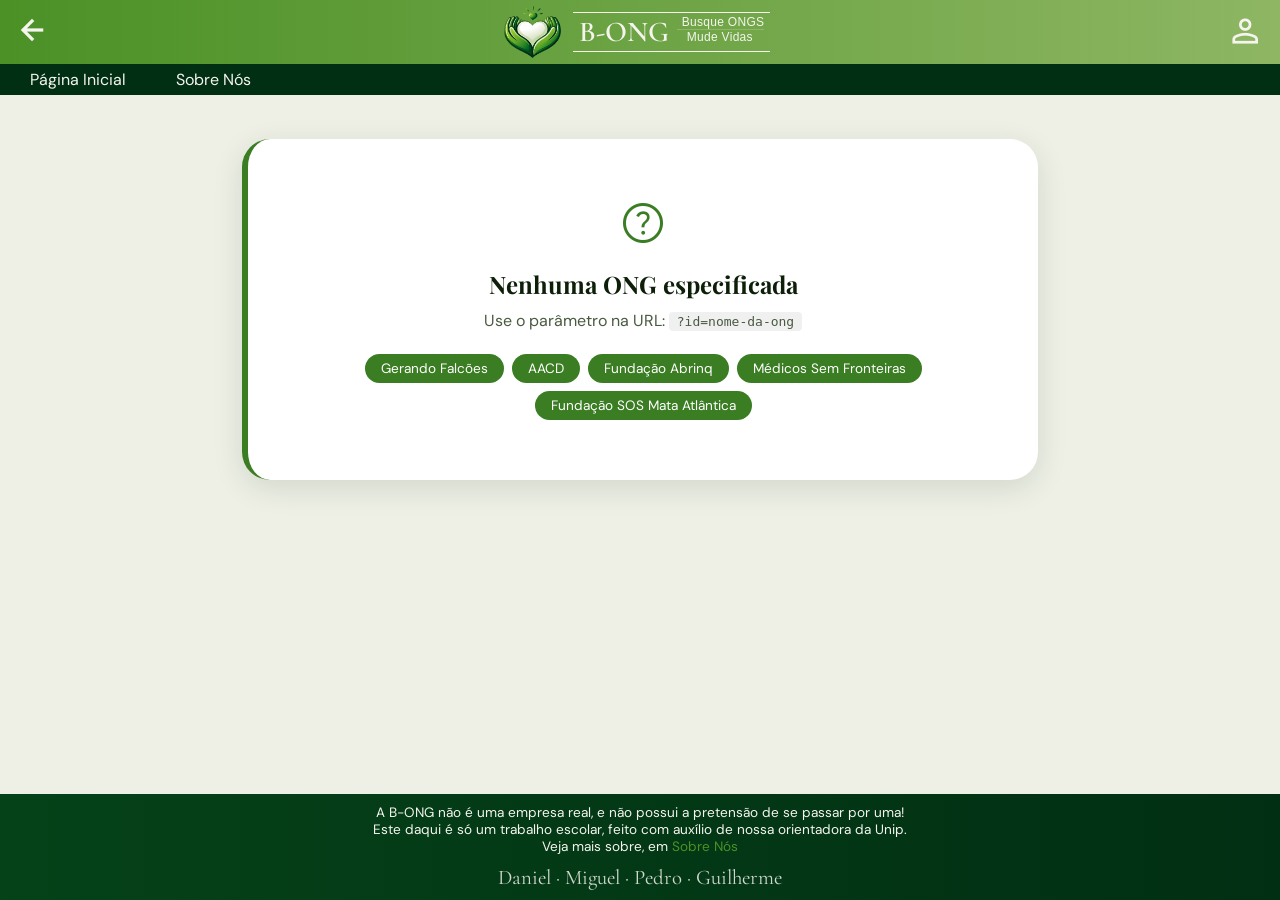
<file: page/article.html>
<!DOCTYPE html>
<html lang="pt-br">

<head>
    <meta charset="UTF-8">
    <meta name="viewport" content="width=device-width, initial-scale=1.0, user-scalable=yes">
    <title>B-ONG · Busque ONGs, Mude Vidas</title>
    <link
        href="https://fonts.googleapis.com/css2?family=Material+Symbols+Outlined:opsz,wght,FILL,GRAD@20,400,0,0&icon_names=arrow_back,chevron_right,close,content_copy,eco,favorite,filter_list,groups,help_outline,info,local_offer,location_on,open_in_new,person,pin_drop,public,search,search_off,share,verified,volunteer_activism"
        rel="stylesheet" />
    <link
        href="https://fonts.googleapis.com/css2?family=Playfair+Display:ital,wght@0,400..900;1,400..900&family=DM+Sans:ital,opsz,wght@0,9..40,300..700;1,9..40,300..700&family=Cormorant+Garamond:ital,wght@0,300..700;1,300..700&display=swap"
        rel="stylesheet">
    <link rel="stylesheet" href="styles/root-style.css">
    <link rel="stylesheet" href="styles/header-footer-style.css">
    <link rel="stylesheet" href="styles/main-article.css">
</head>


<body>

    <div class="overlay-blur"></div>

    <aside>
        <button class="aside-close" id="fechar-aside-btn">
            <span class="material-symbols-outlined">close</span>
        </button>
        <div class="aside-body">
            <div class="aside-section">
                <div class="aside-section-title">
                    <span class="material-symbols-outlined">info</span> Sobre esta página
                </div>
                <p>Você está visualizando o perfil de uma organização no B-ONG. Cada ONG possui um identificador único baseado no seu nome, acessível via URL.</p>
            </div>
            <div class="aside-section">
                <div class="aside-section-title">
                    <span class="material-symbols-outlined">volunteer_activism</span> Apoie
                </div>
                <p>Acesse o site oficial da organização e contribua diretamente. Cada doação transforma uma vida. 🌱</p>
            </div>
            <div class="aside-section">
                <div class="aside-section-title">
                    <span class="material-symbols-outlined">public</span> B-ONG
                </div>
                <p>Plataforma de centralização e busca de ONGs. Encontre causas, compare organizações e conecte-se com o
                    bem.</p>
            </div>
        </div>
    </aside>

    <header>
        <div class="return-space">
            <a href="#" onclick="window.history.back(); return false;" title="Voltar">
                <span class="material-symbols-outlined">arrow_back</span>
            </a>
        </div>
        <div class="title-header">
            <span class="logo">
                <img src="../res/logo_bong.png" alt="Logo B-ONG">
            </span>
            <div class="header-title-subtitle">
                <span class="title">B-ONG</span>
                <div class="subtitle">
                    <div class="upper-subtitle">Busque ONGS</div>
                    <div class="lower-subtitle">Mude Vidas</div>
                </div>
            </div>
        </div>
        <div class="info-header">
            <button id="open-aside-article" title="Informações">
                <span class="material-symbols-outlined">person</span>
            </button>
        </div>
    </header>

    <nav>
        <ul class="nav-primary">
            <li><a href="#">Página Inicial</a></li>
            <li><a href="#">Sobre Nós</a></li>
        </ul>
    </nav>

    <main>
        <div id="single-ong-container">
            <div class="loading-card" style="display: none;">
                <div class="loading-icon"></div>
                <p>Carregando organização…</p>
            </div>
        </div>
    </main>

    <footer>
        <div class="nota-final">
            A B-ONG não é uma empresa real, e não possui a pretensão de se passar por uma!<br>
            Este daqui é só um trabalho escolar, feito com auxílio de nossa orientadora da Unip.<br>
            Veja mais sobre, em <a href="#">Sobre Nós</a>
        </div>
        <div class="creditos">
            Daniel · Miguel · Pedro · Guilherme
        </div>
    </footer>


    <script src="scripts/aside-tab.js"></script>
    <script src="scripts/fill-article.js"></script>
</body>

</html>
</file>
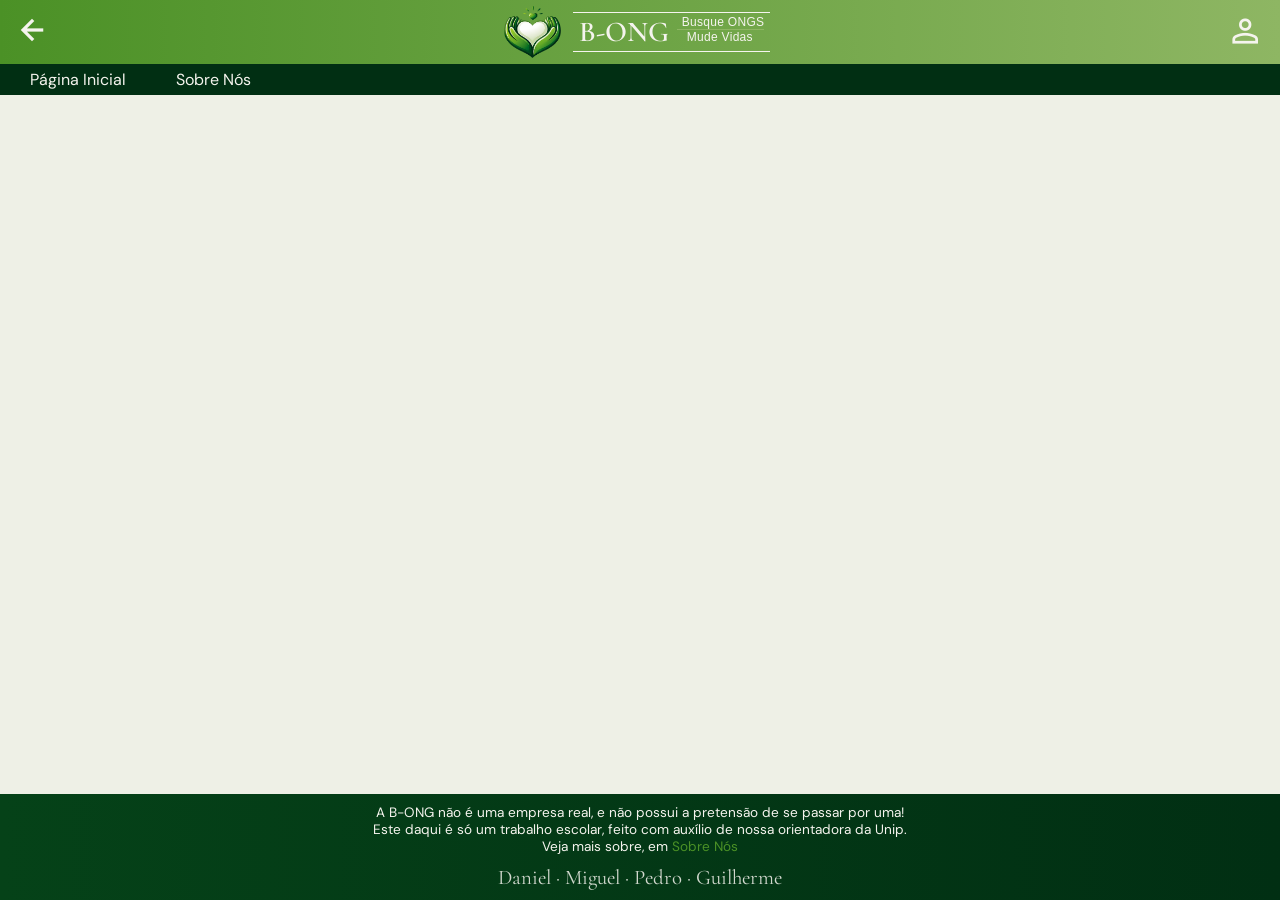
<file: page/header-footer.html>
<!DOCTYPE html>
<html lang="pt-br">
<head>
    <meta charset="UTF-8">
    <meta name="viewport" content="width=device-width, initial-scale=1.0, user-scalable=yes">
    <title>B-ONG · Busque ONGs, Mude Vidas</title>
    <link href="https://fonts.googleapis.com/css2?family=Material+Symbols+Outlined:opsz,wght,FILL,GRAD@20,400,0,0&icon_names=arrow_back,chevron_right,close,content_copy,eco,favorite,filter_list,groups,help_outline,info,local_offer,location_on,open_in_new,person,pin_drop,public,search,share,verified,volunteer_activism" rel="stylesheet" />
    <link href="https://fonts.googleapis.com/css2?family=Playfair+Display:ital,wght@0,400..900;1,400..900&family=DM+Sans:ital,opsz,wght@0,9..40,300..700;1,9..40,300..700&family=Cormorant+Garamond:ital,wght@0,300..700;1,300..700&display=swap" rel="stylesheet">
    <link rel="stylesheet" href="styles/root-style.css">
    <link rel="stylesheet" href="styles/header-footer-style.css">
</head>


<body>

<div class="overlay-blur"></div>

<aside>
    <button class="aside-close" id="fechar-aside-btn">
        <span class="material-symbols-outlined">close</span>
    </button>
    <div class="aside-body">
        <div class="aside-section">
            <div class="aside-section-title">
                <span class="material-symbols-outlined">info</span> Sobre esta página
            </div>
            <p>Você está visualizando o perfil de uma organização no B-ONG. Cada ONG possui um identificador único (slug) baseado no seu nome, acessível via URL.</p>
        </div>
        <div class="aside-section">
            <div class="aside-section-title">
                <span class="material-symbols-outlined">volunteer_activism</span> Apoie
            </div>
            <p>Acesse o site oficial da organização e contribua diretamente. Cada doação transforma uma vida. 🌱</p>
        </div>
        <div class="aside-section">
            <div class="aside-section-title">
                <span class="material-symbols-outlined">public</span> B-ONG
            </div>
            <p>Plataforma de centralização e busca de ONGs. Encontre causas, compare organizações e conecte-se com o bem.</p>
        </div>
    </div>
</aside>

<header>
    <div class="return-space">
        <a href="#" onclick="window.history.back(); return false;" title="Voltar">
            <span class="material-symbols-outlined">arrow_back</span>
        </a>
    </div>
    <div class="title-header">
        <span class="logo">
            <img src="../res/logo_bong.png" alt="Logo B-ONG">
        </span>
        <div class="header-title-subtitle">
            <span class="title">B-ONG</span>
            <div class="subtitle">
                <div class="upper-subtitle">Busque ONGS</div>
                <div class="lower-subtitle">Mude Vidas</div>
            </div>
        </div>
    </div>
    <div class="info-header">
        <button id="open-aside-article" title="Informações">
            <span class="material-symbols-outlined">person</span>
        </button>
    </div>
</header>

<nav>
    <ul class="nav-primary">
        <li><a href="#">Página Inicial</a></li>
        <li><a href="#">Sobre Nós</a></li>
    </ul>
</nav>

<footer>
    <div class="nota-final">
        A B-ONG não é uma empresa real, e não possui a pretensão de se passar por uma!<br>
        Este daqui é só um trabalho escolar, feito com auxílio de nossa orientadora da Unip.<br>
        Veja mais sobre, em <a href="#">Sobre Nós</a>
    </div>
    <div class="creditos">
        Daniel · Miguel · Pedro · Guilherme
    </div>
</footer>


<script src="scripts/aside-tab.js"></script>
</body>
</html>
</file>
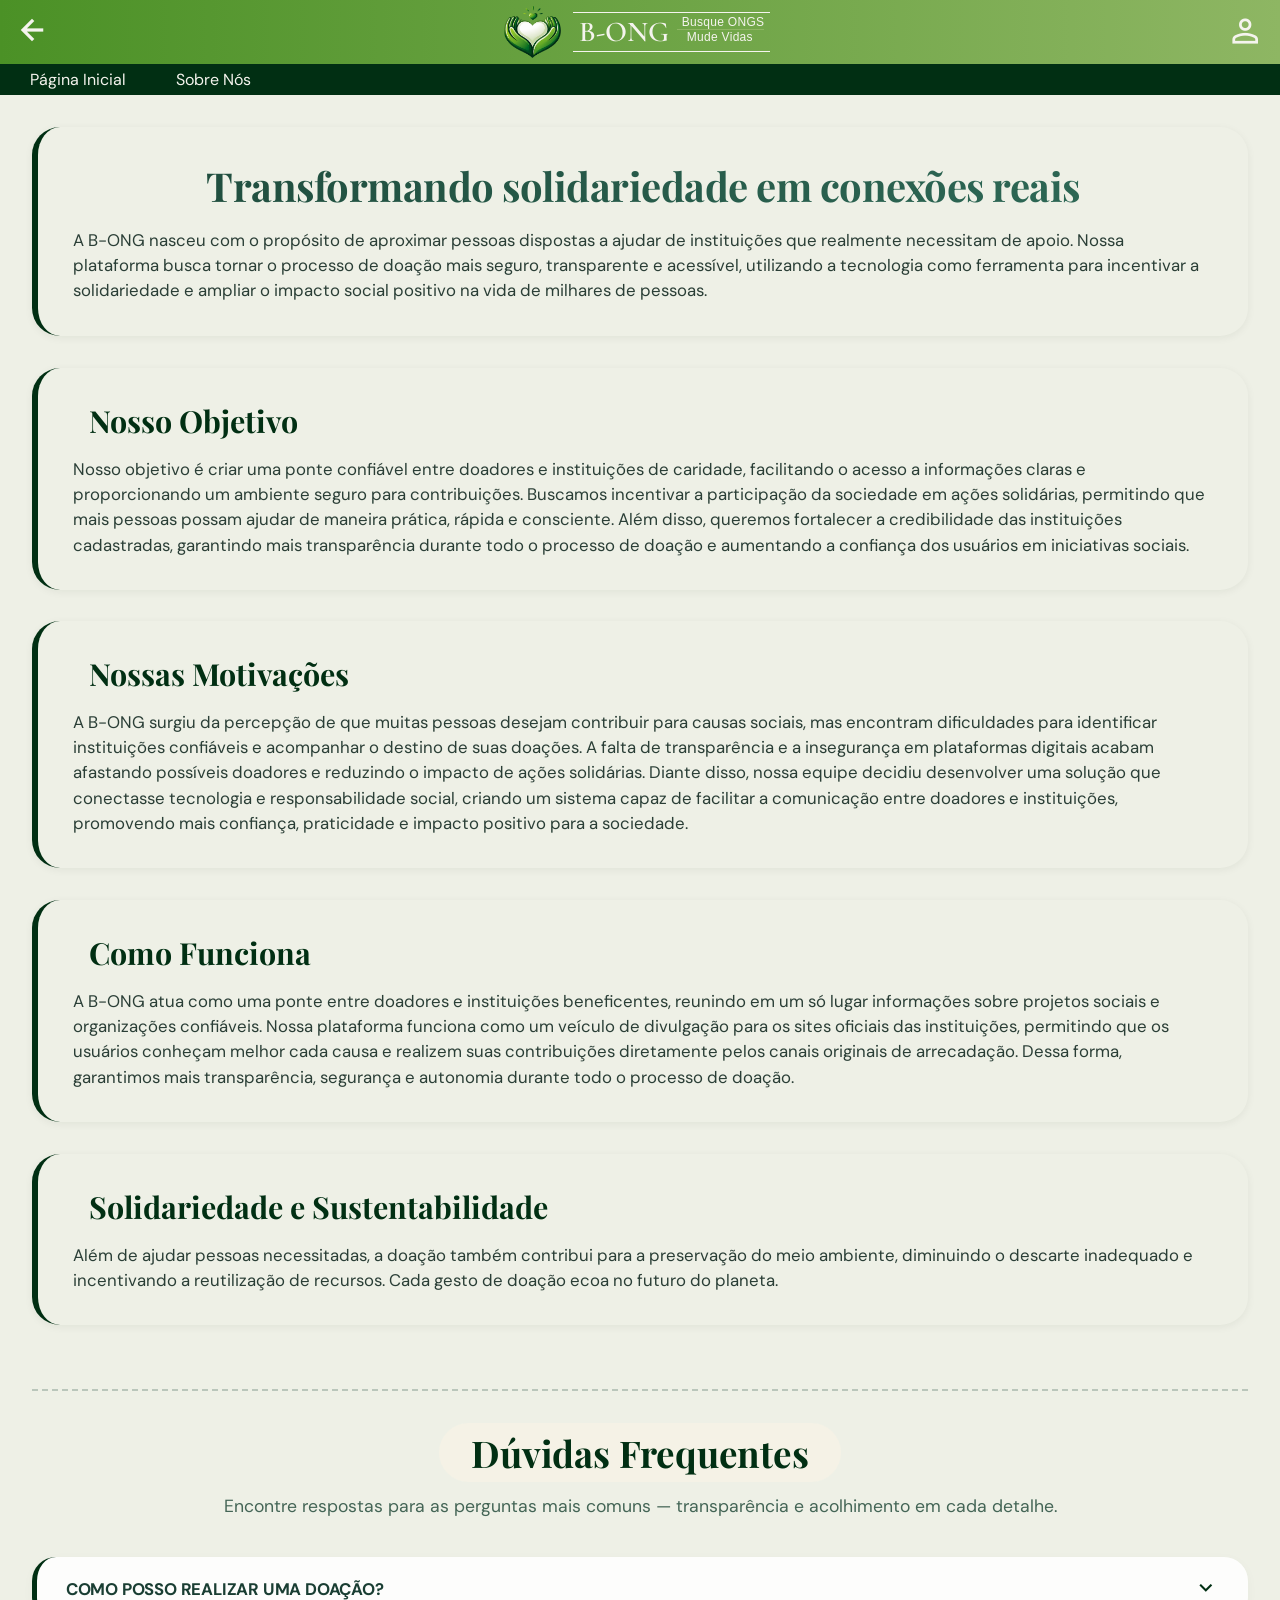
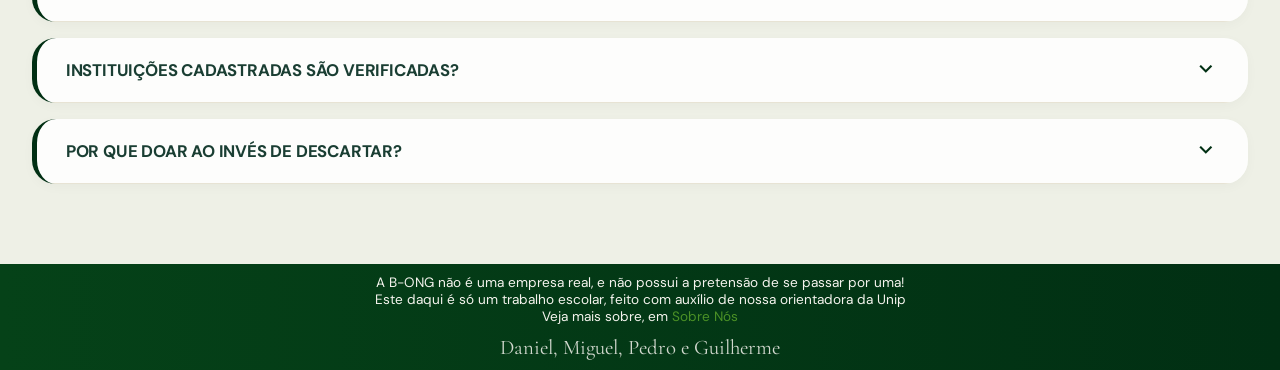
<file: pages/aboutus.html>
<!DOCTYPE html>
<html lang="pt-br">

<head>
    <meta charset="UTF-8">
    <meta name="viewport" content="width=device-width, initial-scale=1.0, viewport-fit=cover">
    <title>B-ONG · Sobre Nós & Dúvidas</title>
    
    <link
        href="https://fonts.googleapis.com/css2?family=Material+Symbols+Outlined:opsz,wght,FILL,GRAD@20,400,0,0&icon_names=arrow_back,arrow_forward,chevron_right,close,content_copy,eco,error,expand_more,favorite,filter_list,groups,help_outline,info,local_offer,location_on,open_in_new,person,pin_drop,public,search,search_off,share,tune,verified,volunteer_activism"
        rel="stylesheet" />
    <link
        href="https://fonts.googleapis.com/css2?family=Playfair+Display:ital,wght@0,400..900;1,400..900&family=DM+Sans:ital,opsz,wght@0,9..40,300..700;1,9..40,300..700&family=Cormorant+Garamond:ital,wght@0,300..700;1,300..700&display=swap"
        rel="stylesheet">
    <link rel="stylesheet" href="../styles/root-style.css">
    <link rel="stylesheet" href="../styles/header-footer-style.css">
    <link rel="stylesheet" href="../styles/aboutus.css">
</head>

<body>
    <div class="fundo">
        <div class="overlay-blur"></div>

        
        <aside>
            <button class="aside-close" id="fechar-aside-btn">
                <span class="material-symbols-outlined">close</span>
            </button>
            <div class="aside-body">
                <div class="aside-section">
                    <div class="aside-section-title">
                        <span class="material-symbols-outlined">info</span> Sobre esta página
                    </div>
                    <p>Você está visualizando o perfil de uma organização no B-ONG. Leia sobre nossa empresa e tire
                        dúvidas com as perguntas frequentes.</p>
                </div>
                <div class="aside-section">
                    <div class="aside-section-title">
                        <span class="material-symbols-outlined">volunteer_activism</span> Apoie
                    </div>
                    <p>Acesse o site oficial da organização e contribua diretamente. Cada doação transforma uma vida.
                    </p>
                </div>
                <div class="aside-section">
                    <div class="aside-section-title">
                        <span class="material-symbols-outlined">public</span> B-ONG
                    </div>
                    <p>Plataforma de centralização e busca de ONGs. Encontre causas, compare organizações e conecte-se
                        com o bem.</p>
                </div>
            </div>
        </aside>
        <div class="aside-backdrop" id="aside-backdrop"></div>

        <header>
            <div class="return-space">
                <a href="#"><span class="material-symbols-outlined">arrow_back</span></a>
            </div>
            <div class="title-header">
                <span class="logo">
                    <img src="../res/logo_bong.png" alt="B-ONG Logo"
                        onerror="this.src='https://placehold.co/50x50?text=🌱'">
                </span>
                <div class="header-title-subtitle">
                    <span class="title">B-ONG</span>
                    <div class="subtitle">
                        <div class="upper-subtitle">Busque ONGS</div>
                        <div class="lower-subtitle">Mude Vidas</div>
                    </div>
                </div>
            </div>
            <div class="info-header">
                <button id="open-aside-article">
                    <span class="material-symbols-outlined">person</span>
                </button>
            </div>
        </header>

        <nav>
            <ul class="nav-primary">
                <li><a href="../index.html">Página Inicial</a></li>
                <li><a href="#" style="border-bottom-color: var(--evergreen);">Sobre Nós</a></li>
            </ul>
        </nav>

        <main>
            
            <section class="sobrenos">
                <div class="conteiner-prin">
                    <h2 id="titulo-principal">Transformando solidariedade em conexões reais</h2>
                    <div class="conteiner-sn">
                        <h3>A B-ONG nasceu com o propósito de aproximar pessoas dispostas a ajudar de instituições que
                            realmente necessitam de apoio. Nossa plataforma busca tornar o processo de doação mais
                            seguro, transparente e acessível, utilizando a tecnologia como ferramenta para incentivar a
                            solidariedade e ampliar o impacto social positivo na vida de milhares de pessoas.</h3>
                    </div>
                </div>

                <div class="conteiner-prin">
                    <h2>Nosso Objetivo</h2>
                    <div class="conteiner-sn">
                        <h3>Nosso objetivo é criar uma ponte confiável entre doadores e instituições de caridade,
                            facilitando o acesso a informações claras e proporcionando um ambiente seguro para
                            contribuições. Buscamos incentivar a participação da sociedade em ações solidárias,
                            permitindo que mais pessoas possam ajudar de maneira prática, rápida e consciente. Além
                            disso, queremos fortalecer a credibilidade das instituições cadastradas, garantindo mais
                            transparência durante todo o processo de doação e aumentando a confiança dos usuários em
                            iniciativas sociais.</h3>
                    </div>
                </div>

                <div class="conteiner-prin">
                    <h2>Nossas Motivações</h2>
                    <div class="conteiner-sn">
                        <h3>A B-ONG surgiu da percepção de que muitas pessoas desejam contribuir para causas sociais,
                            mas encontram dificuldades para identificar instituições confiáveis e acompanhar o destino
                            de suas doações. A falta de transparência e a insegurança em plataformas digitais acabam
                            afastando possíveis doadores e reduzindo o impacto de ações solidárias. Diante disso, nossa
                            equipe decidiu desenvolver uma solução que conectasse tecnologia e responsabilidade social,
                            criando um sistema capaz de facilitar a comunicação entre doadores e instituições,
                            promovendo mais confiança, praticidade e impacto positivo para a sociedade.</h3>
                    </div>
                </div>

                <div class="conteiner-prin">
                    <h2>Como Funciona</h2>
                    <div class="conteiner-sn">
                        <h3>A B-ONG atua como uma ponte entre doadores e instituições beneficentes, reunindo em um só
                            lugar informações sobre projetos sociais e organizações confiáveis. Nossa plataforma
                            funciona como um veículo de divulgação para os sites oficiais das instituições, permitindo
                            que os usuários conheçam melhor cada causa e realizem suas contribuições diretamente pelos
                            canais originais de arrecadação. Dessa forma, garantimos mais transparência, segurança e
                            autonomia durante todo o processo de doação.</h3>
                    </div>
                </div>

                <div class="conteiner-prin">
                    <h2>Solidariedade e Sustentabilidade</h2>
                    <div class="conteiner-sn">
                        <h3>Além de ajudar pessoas necessitadas, a doação também contribui para a preservação do meio
                            ambiente, diminuindo o descarte inadequado e incentivando a reutilização de recursos. Cada
                            gesto de doação ecoa no futuro do planeta.</h3>
                    </div>
                </div>
            </section>

            
            <div class="faq-highlight">
                <div class="faq-header">
                    <h2>Dúvidas Frequentes</h2>
                    <p>Encontre respostas para as perguntas mais comuns — transparência e acolhimento em cada detalhe.
                    </p>
                </div>
                <div class="sessao-duvidas">
                    
                    <div class="conteiner-duv-res">
                        <div class="duvida">
                            <strong>COMO POSSO REALIZAR UMA DOAÇÃO?</strong>
                            <span class="material-symbols-outlined">expand_more</span>
                        </div>
                        <div class="resposta">
                            <p>Ao escolher uma instituição em nossa plataforma, você será direcionado ao site oficial da
                                organização, onde poderá conhecer melhor seus projetos e realizar a doação diretamente
                                pelos canais originais disponibilizados pela própria instituição.</p>
                        </div>
                    </div>
                    
                    <div class="conteiner-duv-res">
                        <div class="duvida">
                            <strong>INSTITUIÇÕES CADASTRADAS SÃO VERIFICADAS?</strong>
                            <span class="material-symbols-outlined">expand_more</span>
                        </div>
                        <div class="resposta">
                            <p>Sim. Todas as instituições passam por um processo de análise e verificação realizado pela
                                equipe da B-ONG, buscando garantir mais segurança, transparência e confiabilidade para
                                os usuários.</p>
                        </div>
                    </div>
                    
                    <div class="conteiner-duv-res">
                        <div class="duvida">
                            <strong>POR QUE DOAR AO INVÉS DE DESCARTAR?</strong>
                            <span class="material-symbols-outlined">expand_more</span>
                        </div>
                        <div class="resposta">
                            <p>Muitos itens descartados ainda podem ser úteis para outras pessoas. A doação ajuda a
                                reduzir desperdícios, promove a solidariedade e pode transformar a vida de indivíduos e
                                famílias que enfrentam dificuldades.</p>
                        </div>
                    </div>
                </div>
            </div>
        </main>

        <footer>
            <div class="nota-final">
                A B-ONG não é uma empresa real, e não possui a pretensão de se passar por uma!<br>
                Este daqui é só um trabalho escolar, feito com auxílio de nossa orientadora da Unip <br>
                Veja mais sobre, em <a href="#">Sobre Nós</a> <br>
            </div>
            <div class="creditos">
                Daniel, Miguel, Pedro e Guilherme
            </div>
        </footer>
    </div>

    <script src="../scripts/aside-tab.js"></script>
    <script src="../scripts/perguntas.js"></script>

</body>

</html>
</file>
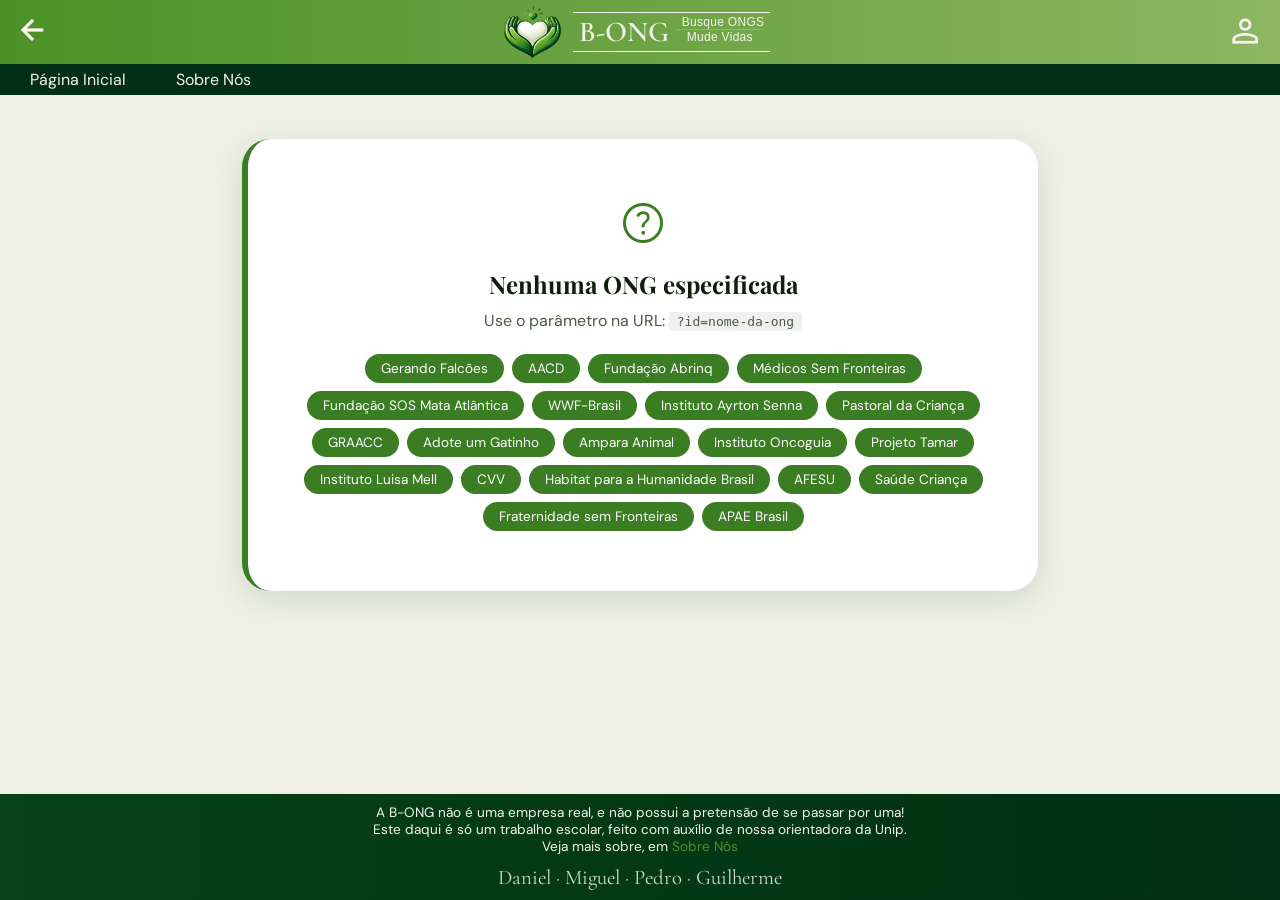
<file: pages/article.html>
<!DOCTYPE html>
<html lang="pt-br">

<head>
    <meta charset="UTF-8">
    <meta name="viewport" content="width=device-width, initial-scale=1.0, user-scalable=yes">
    <title>B-ONG · Busque ONGs, Mude Vidas</title>
    <link
        href="https://fonts.googleapis.com/css2?family=Material+Symbols+Outlined:opsz,wght,FILL,GRAD@20,400,0,0&icon_names=arrow_back,arrow_forward,chevron_right,close,content_copy,eco,error,favorite,filter_list,groups,help_outline,info,local_offer,location_on,open_in_new,person,pin_drop,public,search,search_off,share,tune,verified,volunteer_activism"
        rel="stylesheet" />
    <link
        href="https://fonts.googleapis.com/css2?family=Playfair+Display:ital,wght@0,400..900;1,400..900&family=DM+Sans:ital,opsz,wght@0,9..40,300..700;1,9..40,300..700&family=Cormorant+Garamond:ital,wght@0,300..700;1,300..700&display=swap"
        rel="stylesheet">
    <link rel="stylesheet" href="../styles/root-style.css">
    <link rel="stylesheet" href="../styles/header-footer-style.css">
    <link rel="stylesheet" href="../styles/main-article.css">
</head>

<body>

    <div class="overlay-blur"></div>

    <aside>
        <button class="aside-close" id="fechar-aside-btn">
            <span class="material-symbols-outlined">close</span>
        </button>
        <div class="aside-body">
            <div class="aside-section">
                <div class="aside-section-title">
                    <span class="material-symbols-outlined">info</span> Sobre esta página
                </div>
                <p>Você está visualizando o perfil de uma organização no B-ONG. Cada ONG possui um identificador único baseado no seu nome, acessível via URL.</p>
            </div>
            <div class="aside-section">
                <div class="aside-section-title">
                    <span class="material-symbols-outlined">volunteer_activism</span> Apoie
                </div>
                <p>Acesse o site oficial da organização e contribua diretamente. Cada doação transforma uma vida.</p>
            </div>
            <div class="aside-section">
                <div class="aside-section-title">
                    <span class="material-symbols-outlined">public</span> B-ONG
                </div>
                <p>Plataforma de centralização e busca de ONGs. Encontre causas, compare organizações e conecte-se com o
                    bem.</p>
            </div>
        </div>
    </aside>

    <header>
        <div class="return-space">
            <a href="#" onclick="window.history.back(); return false;" title="Voltar">
                <span class="material-symbols-outlined">arrow_back</span>
            </a>
        </div>
        <div class="title-header">
            <span class="logo">
                <img src="../res/logo_bong.png" alt="Logo B-ONG">
            </span>
            <div class="header-title-subtitle">
                <span class="title">B-ONG</span>
                <div class="subtitle">
                    <div class="upper-subtitle">Busque ONGS</div>
                    <div class="lower-subtitle">Mude Vidas</div>
                </div>
            </div>
        </div>
        <div class="info-header">
            <button id="open-aside-article" title="Informações">
                <span class="material-symbols-outlined">person</span>
            </button>
        </div>
    </header>

    <nav>
        <ul class="nav-primary">
            <li><a href="../index.html">Página Inicial</a></li>
            <li><a href="aboutus.html">Sobre Nós</a></li>
        </ul>
    </nav>

    <main>
        <div id="single-ong-container">
            <div class="loading-card" style="display: none;">
                <div class="loading-icon"></div>
                <p>Carregando organização…</p>
            </div>
        </div>
    </main>

    <footer>
        <div class="nota-final">
            A B-ONG não é uma empresa real, e não possui a pretensão de se passar por uma!<br>
            Este daqui é só um trabalho escolar, feito com auxílio de nossa orientadora da Unip.<br>
            Veja mais sobre, em <a href="#">Sobre Nós</a>
        </div>
        <div class="creditos">
            Daniel · Miguel · Pedro · Guilherme
        </div>
    </footer>

    <script src="../scripts/aside-tab.js"></script>
    <script src="../scripts/fill-article.js"></script>
</body>

</html>
</file>
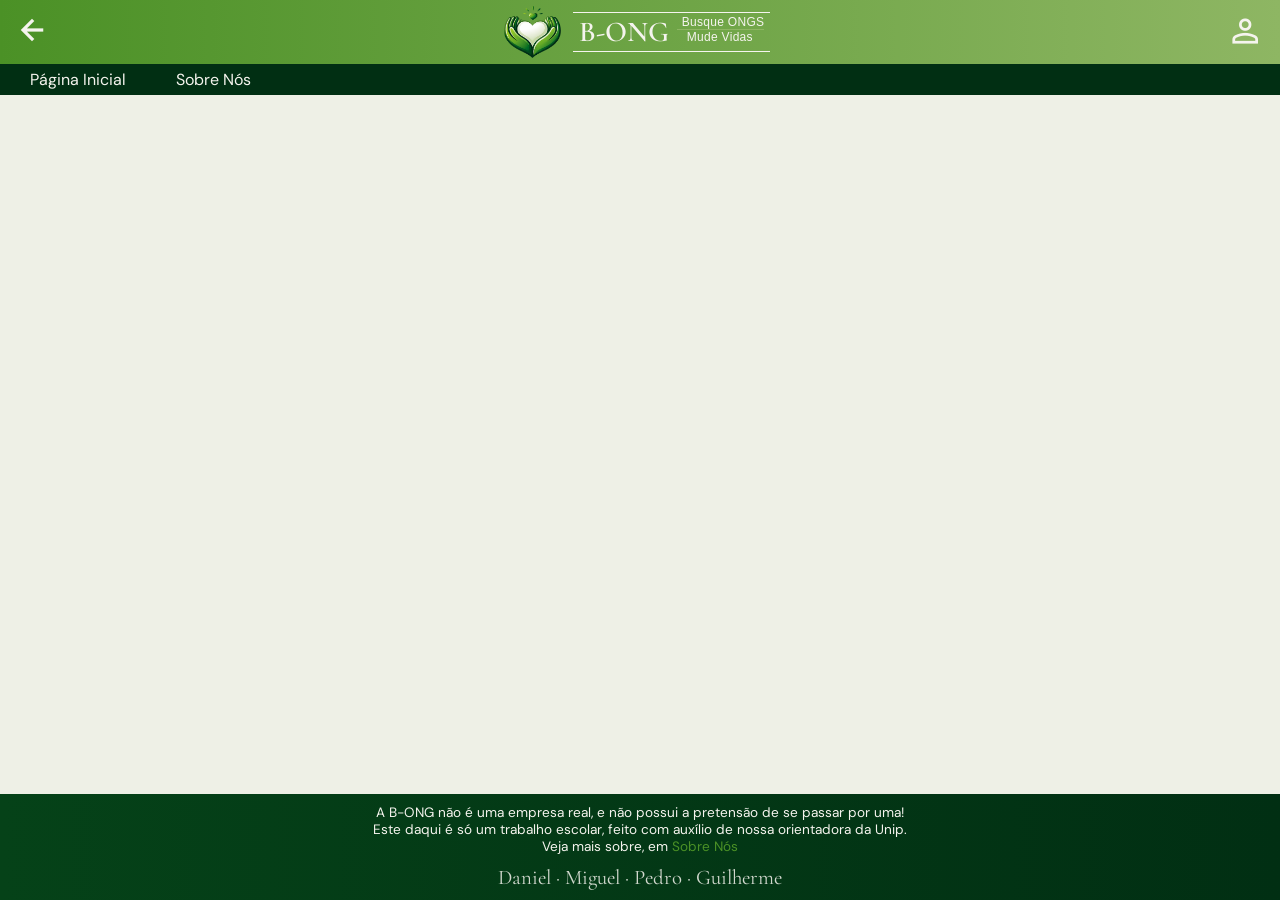
<file: pages/header-footer.html>
<!DOCTYPE html>
<html lang="pt-br">
<head>
    <meta charset="UTF-8">
    <meta name="viewport" content="width=device-width, initial-scale=1.0, user-scalable=yes">
    <title>B-ONG · Busque ONGs, Mude Vidas</title>
    <link href="https://fonts.googleapis.com/css2?family=Material+Symbols+Outlined:opsz,wght,FILL,GRAD@20,400,0,0&icon_names=arrow_back,chevron_right,close,content_copy,eco,favorite,filter_list,groups,help_outline,info,local_offer,location_on,open_in_new,person,pin_drop,public,search,share,verified,volunteer_activism" rel="stylesheet" />
    <link href="https://fonts.googleapis.com/css2?family=Playfair+Display:ital,wght@0,400..900;1,400..900&family=DM+Sans:ital,opsz,wght@0,9..40,300..700;1,9..40,300..700&family=Cormorant+Garamond:ital,wght@0,300..700;1,300..700&display=swap" rel="stylesheet">
    <link rel="stylesheet" href="../styles/root-style.css">
    <link rel="stylesheet" href="../styles/header-footer-style.css">
</head>

<body>

<div class="overlay-blur"></div>

<aside>
    <button class="aside-close" id="fechar-aside-btn">
        <span class="material-symbols-outlined">close</span>
    </button>
    <div class="aside-body">
        <div class="aside-section">
            <div class="aside-section-title">
                <span class="material-symbols-outlined">info</span> Sobre esta página
            </div>
            <p>Você está visualizando o perfil de uma organização no B-ONG. Cada ONG possui um identificador único (slug) baseado no seu nome, acessível via URL.</p>
        </div>
        <div class="aside-section">
            <div class="aside-section-title">
                <span class="material-symbols-outlined">volunteer_activism</span> Apoie
            </div>
            <p>Acesse o site oficial da organização e contribua diretamente. Cada doação transforma uma vida. 🌱</p>
        </div>
        <div class="aside-section">
            <div class="aside-section-title">
                <span class="material-symbols-outlined">public</span> B-ONG
            </div>
            <p>Plataforma de centralização e busca de ONGs. Encontre causas, compare organizações e conecte-se com o bem.</p>
        </div>
    </div>
</aside>

<header>
    <div class="return-space">
        <a href="#" onclick="window.history.back(); return false;" title="Voltar">
            <span class="material-symbols-outlined">arrow_back</span>
        </a>
    </div>
    <div class="title-header">
        <span class="logo">
            <img src="../res/logo_bong.png" alt="Logo B-ONG">
        </span>
        <div class="header-title-subtitle">
            <span class="title">B-ONG</span>
            <div class="subtitle">
                <div class="upper-subtitle">Busque ONGS</div>
                <div class="lower-subtitle">Mude Vidas</div>
            </div>
        </div>
    </div>
    <div class="info-header">
        <button id="open-aside-article" title="Informações">
            <span class="material-symbols-outlined">person</span>
        </button>
    </div>
</header>

<nav>
    <ul class="nav-primary">
        <li><a href="#">Página Inicial</a></li>
        <li><a href="#">Sobre Nós</a></li>
    </ul>
</nav>

<footer>
    <div class="nota-final">
        A B-ONG não é uma empresa real, e não possui a pretensão de se passar por uma!<br>
        Este daqui é só um trabalho escolar, feito com auxílio de nossa orientadora da Unip.<br>
        Veja mais sobre, em <a href="#">Sobre Nós</a>
    </div>
    <div class="creditos">
        Daniel · Miguel · Pedro · Guilherme
    </div>
</footer>

<script src="../scripts/aside-tab.js"></script>
</body>
</html>
</file>
<file: page/styles/root-style.css>
:root {
    --ivory: #F5F4EE;
    --forest: #3A7D22;
    --forest-light: #5FA63A;
    --sage: #8DB87A;
    --pale-green: #D6EBC8;
    --cream: #EEF0E6;
    --dark: #0D1F08;
    --deep-forest: #0A2A05;
    --accent: #B5E04A;
    --text-muted: #4A5A40;
    --white: #FFFFFF;

    --font-display: 'Playfair Display', serif;
    --font-body: 'DM Sans', sans-serif;
    --font-accent: 'Cormorant Garamond', serif;
    --serif-text: "Jost", sans-serif;
    --title-text: "Cormorant Garamond", serif;

    --forest-green: #4B9126ff;
    --strong-green: #dcffab;
    --muted-olive: #8EB663ff;
    --black-forest: #054218ff;
    --evergreen: #012F13ff;

    --radius-sm: 6px;
    --radius-md: 14px;
    --radius-lg: 28px;
    --radius-xl: 48px;

    --shadow-sm: 0 2px 8px rgba(10, 42, 5, .06);
    --shadow-md: 0 8px 30px rgba(10, 42, 5, .12);
}
</file>
<file: page/styles/header-footer-style.css>
* {
    margin: 0;
    padding: 0;
    box-sizing: border-box;
}

body {
    background: var(--cream);
    font-family: var(--font-body);
    color: var(--dark);
    min-height: 100vh;
    display: flex;
    flex-direction: column;
    -webkit-font-smoothing: antialiased;
}

.overlay-blur {
    position: fixed;
    inset: 0;
    z-index: 80;
    background: #000000ba;
    backdrop-filter: blur(5px);
    -webkit-backdrop-filter: blur(5px);
    opacity: 0;
    pointer-events: none;
    transition: opacity 0.3s ease;
}

.overlay-blur.active {
    opacity: 1;
    pointer-events: auto;
}

aside {
    justify-self: end;
    width: 300px;
    height: 100%;
    position: fixed;
    top: 0;
    right: 0;
    z-index: 99;
    background-color: var(--strong-green);
    padding: 15px;
    transform: translateX(100%);
    transition: transform 0.3s ease;
    overflow-y: auto;
}

aside.active {
    transform: translateX(0);
}

aside .aside-close {
    border: none;
    background: none;
    cursor: pointer;
    float: left;
}

aside .aside-close span {
    border-radius: 50%;
    color: var(--ivory);
    font-weight: 400;
    font-size: 2em;
    background-color: var(--evergreen);
    opacity: 0.85;
    transition: all .2s;
}

aside .aside-close span:hover {
    background-color: darkred;
}

.aside-body {
    margin-top: 52px;
}

.aside-section {
    margin-bottom: 32px;
}

.aside-section-title {
    font-family: var(--font-accent);
    font-size: 1.4rem;
    font-weight: 600;
    color: var(--evergreen);
    margin-bottom: 10px;
    display: flex;
    align-items: center;
    gap: 8px;
}

.aside-section-title span {
    font-size: 1.1rem;
}

.aside-section p {
    font-size: 0.9rem;
    line-height: 1.65;
    color: rgba(1, 47, 19, .8);
}

header {
    background-image: linear-gradient(to right, var(--forest-green), var(--muted-olive));
    color: var(--ivory);
    padding: 6px 16px;
    display: flex;
    justify-content: space-between;
    align-items: center;
    position: sticky;
    top: 0;
    z-index: 50;
}

.title-header {
    display: flex;
    align-items: center;
    color: var(--ivory);
    gap: 12px;
}

.header-title-subtitle {
    border-top: 1px solid var(--ivory);
    border-bottom: 1px solid var(--ivory);
    padding: 2px 6px;
    display: flex;
    flex-direction: row;
    gap: 6px;
    user-select: none;
}

.title {
    font-size: 1.8rem;
    font-family: var(--title-text);
    font-weight: 600;
    line-height: 1.2;
    padding-right: 2px;
}

.subtitle {
    font-size: 0.75rem;
    height: fit-content;
    font-family: var(--serif-text);
    font-weight: 200;
    letter-spacing: 0.3px;
}

.upper-subtitle {
    border-bottom: 1px solid var(--muted-olive);
    padding-left: 5px;
}

.lower-subtitle {
    padding: 0 5px;
    margin-left: 5px;
}

header .logo img {
    height: 52px;
    width: auto;
    display: block;
}

.return-space,
.info-header {
    display: flex;
    align-items: center;
}

.return-space a,
.return-space a:hover,
.return-space a:visited {
    color: var(--ivory);
    text-decoration: none;
}

.return-space span {
    font-size: 2rem;
    font-weight: 600;
    transition: all .2s;
}

.info-header button {
    border: none;
    background: none;
    cursor: pointer;
    user-select: none;
}

.info-header button span {
    font-size: 2.4rem;
    color: var(--ivory);
    transition: all .2s;
}

.return-space a span:hover,
.info-header button span:hover {
    color: var(--strong-green);
    text-shadow: 0 0 2px var(--ivory);
}

nav {
    padding: 5px 30px;
    background-color: var(--evergreen);
    margin-bottom: 20px;
    display: flex;
    flex-direction: column;
    overflow: hidden;
    transition: height .2s;
    position: relative;
    z-index: 40;
}

nav ul.nav-primary {
    display: flex;
    gap: 50px;
    list-style: none;
    font-size: 1em;
    padding: 0;
}

nav ul.nav-primary a,
nav ul.nav-primary a:visited {
    color: var(--ivory);
    text-decoration: none;
    transition: all .2s;
}

nav ul.nav-primary a:hover {
    color: var(--strong-green);
    text-shadow: 0 0 2px var(--ivory);
}

.nav-secondary {
    display: flex;
    color: var(--ivory);
    opacity: 0.85;
    margin-left: 20px;
    gap: 30px;
    padding-bottom: 10px;
    padding-top: 8px;
    border-top: 1px solid rgba(255, 255, 255, .06);
    width: 100%;
    flex-wrap: wrap;
}

.nav-secondary a,
.nav-secondary a:visited {
    color: var(--ivory);
    opacity: 0.85;
    text-decoration: none;
    font-size: 0.85rem;
    transition: all .2s;
    white-space: nowrap;
}

.nav-secondary a:hover {
    color: var(--strong-green);
    opacity: 1;
}

footer {
    display: flex;
    flex-direction: column;
    width: 100%;
    background: linear-gradient(to right, var(--black-forest), var(--evergreen));
    margin-top: auto;
    padding: 10px 20px;
    color: var(--ivory);
}

.nota-final {
    margin-bottom: 10px;
    text-align: center;
    font-size: 0.85rem;
}

.nota-final a,
.nota-final a:visited {
    color: var(--forest-green);
    text-decoration: none;
}

footer .nota-final a:hover {
    color: var(--muted-olive);
    text-decoration: underline;
}

.creditos {
    text-align: center;
    opacity: 0.85;
    font-size: 1.3rem;
    font-family: var(--title-text);
}

@media (max-width: 600px) {

    .return-space,
    header .logo {
        display: none;
    }

    nav:hover {
        height: 140px;
    }

    .title {
        font-size: 1.4rem;
    }

    .header-title-subtitle {
        gap: 4px;
        padding: 2px 4px;
    }

    .subtitle {
        font-size: 0.65rem;
    }
}
</file>
<file: page/styles/main-article.css>
main {
    flex: 1;
    padding: 24px 32px 60px;
    max-width: 860px;
    margin: 0 auto;
    width: 100%;
}

footer {
    margin-top: auto;
}


.ong-card {
    background: var(--white);
    border-radius: var(--radius-lg);
    overflow: hidden;
    box-shadow: var(--shadow-lg);
    border: 1px solid rgba(58, 125, 34, .12);
    animation: fadeUp .5s ease both;
}

@keyframes fadeUp {
    from {
        opacity: 0;
        transform: translateY(20px);
    }

    to {
        opacity: 1;
        transform: translateY(0);
    }
}


.banner {
    position: relative;
    height: 380px;
    overflow: hidden;
    background: var(--pale-green);
}

.banner img {
    width: 100%;
    height: 100%;
    object-fit: cover;
    display: block;
}

.banner-overlay {
    position: absolute;
    inset: 0;
    background: linear-gradient(to bottom, transparent 35%, rgba(10, 30, 5, .72) 100%);
}

.banner-badge {
    position: absolute;
    top: 20px;
    left: 24px;
    background: var(--accent);
    color: var(--deep-forest);
    font-size: 0.72rem;
    font-weight: 700;
    letter-spacing: .08em;
    text-transform: uppercase;
    padding: 5px 14px;
    border-radius: 40px;
}

.banner-meta {
    position: absolute;
    bottom: 24px;
    left: 32px;
    right: 32px;
    display: flex;
    align-items: flex-end;
    justify-content: space-between;
    gap: 16px;
}

.banner-title {
    font-family: var(--font-display);
    font-size: 2.6rem;
    font-weight: 800;
    color: var(--white);
    line-height: 1.1;
    text-shadow: 0 2px 20px rgba(0, 0, 0, .4);
    flex: 1;
}

.cta-btn {
    display: inline-flex;
    align-items: center;
    gap: 8px;
    background: var(--accent);
    color: var(--deep-forest);
    padding: 13px 24px;
    border-radius: 40px;
    text-decoration: none;
    font-weight: 700;
    font-size: 0.9rem;
    white-space: nowrap;
    transition: transform .2s, box-shadow .2s, background .2s;
    box-shadow: 0 4px 16px rgba(181, 224, 74, .4);
    flex-shrink: 0;
}

.cta-btn:hover {
    transform: translateY(-2px);
    box-shadow: 0 8px 24px rgba(181, 224, 74, .5);
    background: #c5f055;
}

.cta-btn span {
    font-size: 1rem;
}


.card-body {
    padding: 32px 36px 40px;
    display: grid;
    grid-template-columns: 1fr 240px;
    grid-template-areas:
        "desc    sidebar"
        "loc     sidebar"
        "cta     cta";
    gap: 0 28px;
}


.desc-block {
    grid-area: desc;
    position: relative;
    padding: 20px 22px;
    background: #f7faf2;
    border-left: 4px solid var(--forest);
    border-radius: 0 var(--radius-md) var(--radius-md) 0;
    margin-bottom: 28px;
    align-self: start;
}

.desc-block p {
    font-size: 1rem;
    line-height: 1.7;
    color: #2a3a22;
}


.section-label {
    display: flex;
    align-items: center;
    gap: 10px;
    font-family: var(--font-accent);
    font-size: 1.35rem;
    font-weight: 600;
    color: var(--dark);
    margin-bottom: 12px;
}

.section-label .material-symbols-outlined {
    font-size: 1.1rem;
    color: var(--forest);
    background: var(--pale-green);
    padding: 5px;
    border-radius: var(--radius-sm);
}


.info-sidebar {
    grid-area: sidebar;
    display: flex;
    flex-direction: column;
    gap: 14px;
    align-self: start;
}


.info-grid {
    display: contents;
}

.info-tile {
    background: var(--ivory);
    border: 1px solid rgba(58, 125, 34, .12);
    border-radius: var(--radius-md);
    padding: 16px 15px;
}

.tile-heading {
    display: flex;
    align-items: center;
    gap: 7px;
    font-family: var(--font-accent);
    font-size: 1rem;
    font-weight: 600;
    color: var(--dark);
    margin-bottom: 10px;
}

.tile-heading .material-symbols-outlined {
    font-size: 0.95rem;
    color: var(--forest-light);
}


.chips {
    display: flex;
    flex-wrap: wrap;
    gap: 8px;
}

.chip-qual {
    display: inline-flex;
    align-items: center;
    gap: 5px;
    background: #e6f4d9;
    border: 1px solid #b8dcaa;
    color: #2a6012;
    font-size: 0.78rem;
    font-weight: 600;
    padding: 5px 12px;
    border-radius: 40px;
}

.chip-qual .material-symbols-outlined {
    font-size: 0.9rem;
}

.chip-donation {
    background: var(--white);
    border: 1px solid rgba(58, 125, 34, .22);
    color: var(--text-muted);
    font-size: 0.8rem;
    font-weight: 500;
    padding: 5px 14px;
    border-radius: 40px;
}

.chip-tag {
    background: var(--cream);
    color: var(--text-muted);
    font-size: 0.77rem;
    padding: 4px 12px;
    border-radius: 40px;
    border: 1px solid transparent;
    transition: border-color .2s, color .2s;
    cursor: default;
}

.chip-tag:hover {
    border-color: var(--sage);
    color: var(--forest);
}

.divider {
    display: none;
}



.loc-block {
    grid-area: loc;
    align-self: start;
}

.location-row {
    display: flex;
    align-items: center;
    gap: 10px;
    background: var(--ivory);
    border: 1px solid rgba(58, 125, 34, .12);
    border-radius: var(--radius-md);
    padding: 12px 15px;
    margin-bottom: 14px;
    font-size: 0.88rem;
    color: var(--text-muted);
}

.location-row .material-symbols-outlined {
    font-size: 1.05rem;
    color: var(--forest);
    flex-shrink: 0;
}

.map-frame {
    border-radius: var(--radius-md);
    overflow: hidden;
    border: 1px solid rgba(58, 125, 34, .15);
    box-shadow: var(--shadow-sm);
}

.map-frame iframe {
    width: 100%;
    height: 240px;
    display: block;
    border: 0;
}


.bottom-cta {
    grid-area: cta;
    margin-top: 28px;
    display: flex;
    align-items: center;
    justify-content: space-between;
    gap: 20px;
    background: linear-gradient(135deg, var(--deep-forest) 0%, #0f3a0a 100%);
    border-radius: var(--radius-lg);
    padding: 22px 28px;
}

.bottom-cta-text h3 {
    font-family: var(--font-display);
    font-size: 1.4rem;
    color: var(--white);
    margin-bottom: 4px;
}

.bottom-cta-text p {
    font-size: 0.85rem;
    color: rgba(245, 244, 238, .6);
}

.cta-btn-lg {
    display: inline-flex;
    align-items: center;
    gap: 10px;
    background: var(--accent);
    color: var(--deep-forest);
    padding: 15px 30px;
    border-radius: 40px;
    text-decoration: none;
    font-weight: 700;
    font-size: 1rem;
    white-space: nowrap;
    transition: transform .2s, box-shadow .2s;
    box-shadow: 0 4px 20px rgba(181, 224, 74, .35);
    flex-shrink: 0;
}

.cta-btn-lg:hover {
    transform: translateY(-2px);
    box-shadow: 0 10px 30px rgba(181, 224, 74, .5);
}

.cta-btn-lg span {
    font-size: 1.1rem;
}


.error-card {
    background: var(--white);
    border-radius: var(--radius-lg);
    padding: 60px 40px;
    text-align: center;
    box-shadow: var(--shadow-md);
    border-left: 6px solid #c0392b;
}

.error-card .material-symbols-outlined {
    font-size: 3rem;
    color: #c0392b;
}

.error-card h2 {
    margin: 16px 0 8px;
    font-family: var(--font-display);
}

.error-card p {
    color: var(--text-muted);
    line-height: 1.6;
}


.loading-card {
    background: var(--white);
    border-radius: var(--radius-lg);
    padding: 80px 40px;
    text-align: center;
    box-shadow: var(--shadow-md);
}

.loading-icon {
    width: 52px;
    height: 52px;
    border: 3px solid var(--pale-green);
    border-top-color: var(--forest);
    border-radius: 50%;
    animation: spin .9s linear infinite;
    margin: 0 auto 20px;
}

@keyframes spin {
    to {
        transform: rotate(360deg);
    }
}

.loading-card p {
    color: var(--text-muted);
    font-size: 0.95rem;
}

@media (max-width: 768px) {
    nav {
        padding: 8px 16px;
        gap: 16px;
    }

    main {
        padding: 12px 12px 40px;
    }

    .breadcrumb {
        padding: 10px 12px 0;
        font-size: 0.75rem;
    }

    /* card body: collapse to single column */
    .card-body {
        padding: 20px 16px 28px;
        display: flex;
        flex-direction: column;
        gap: 0;
    }

    /* banner */
    .banner {
        height: 220px;
    }

    .banner-title {
        font-size: 1.5rem;
        line-height: 1.15;
    }

    .banner-meta {
        bottom: 14px;
        left: 14px;
        right: 14px;
        flex-direction: column;
        align-items: flex-start;
        gap: 10px;
    }

    .cta-btn {
        display: none;
    }

    .banner-badge {
        top: 12px;
        left: 12px;
        font-size: 0.67rem;
        padding: 4px 10px;
    }

    /* description */
    .desc-block {
        padding: 16px 18px;
        margin-bottom: 20px;
    }

    .desc-block p {
        font-size: 0.97rem;
        line-height: 1.65;
    }

    /* sidebar becomes stacked row of tiles */
    .info-sidebar {
        flex-direction: column;
        gap: 10px;
        margin-bottom: 20px;
    }

    .info-tile {
        padding: 14px 13px;
        border-radius: 12px;
    }

    .tile-heading {
        font-size: 1rem;
        margin-bottom: 9px;
    }

    /* section label */
    .section-label {
        font-size: 1.2rem;
        margin-bottom: 10px;
    }

    /* chips */
    .chip-qual {
        font-size: 0.8rem;
        padding: 6px 12px;
    }

    .chip-donation {
        font-size: 0.82rem;
        padding: 6px 13px;
    }

    .chip-tag {
        font-size: 0.8rem;
        padding: 5px 11px;
    }

    /* location */
    .loc-block {
        margin-bottom: 0;
    }

    .location-row {
        font-size: 0.87rem;
        padding: 11px 13px;
    }

    .map-frame iframe {
        height: 210px;
    }

    /* bottom cta */
    .bottom-cta {
        flex-direction: column;
        text-align: center;
        padding: 20px 16px;
        gap: 14px;
        border-radius: var(--radius-md);
        margin-top: 20px;
    }

    .bottom-cta-text h3 {
        font-size: 1.1rem;
    }

    .bottom-cta-text p {
        font-size: 0.82rem;
    }

    .cta-btn-lg {
        width: 100%;
        justify-content: center;
        padding: 13px 18px;
        font-size: 0.93rem;
    }

    .back-btn {
        display: none;
    }
}

@media (max-width: 480px) {
    .brand-tagline {
        display: none;
    }

    main {
        padding: 10px 10px 32px;
    }

    .card-body {
        padding: 16px 13px 22px;
    }

    .banner {
        height: 190px;
    }

    .banner-title {
        font-size: 1.25rem;
    }
}
</file>
<file: styles/root-style.css>
:root {
    --ivory: #F5F4EE;
    --forest: #3A7D22;
    --forest-light: #5FA63A;
    --sage: #8DB87A;
    --pale-green: #D6EBC8;
    --cream: #EEF0E6;
    --dark: #0D1F08;
    --deep-forest: #0A2A05;
    --accent: #B5E04A;
    --text-muted: #4A5A40;
    --white: #FFFFFF;

    --font-display: 'Playfair Display', serif;
    --font-body: 'DM Sans', sans-serif;
    --font-accent: 'Cormorant Garamond', serif;
    --serif-text: "Jost", sans-serif;
    --title-text: "Cormorant Garamond", serif;

    --forest-green: #4B9126ff;
    --strong-green: #dcffab;
    --muted-olive: #8EB663ff;
    --black-forest: #054218ff;
    --evergreen: #012F13ff;

    --radius-sm: 6px;
    --radius-md: 14px;
    --radius-lg: 28px;
    --radius-xl: 48px;

    --shadow-sm: 0 2px 8px rgba(10, 42, 5, .06);
    --shadow-md: 0 8px 30px rgba(10, 42, 5, .12);
}
</file>
<file: styles/header-footer-style.css>
* {
    margin: 0;
    padding: 0;
    box-sizing: border-box;
}

body {
    background: var(--cream);
    font-family: var(--font-body);
    color: var(--dark);
    min-height: 100vh;
    display: flex;
    flex-direction: column;
    -webkit-font-smoothing: antialiased;
}

.overlay-blur {
    position: fixed;
    inset: 0;
    z-index: 80;
    background: #000000ba;
    backdrop-filter: blur(5px);
    -webkit-backdrop-filter: blur(5px);
    opacity: 0;
    pointer-events: none;
    transition: opacity 0.3s ease;
}

.overlay-blur.active {
    opacity: 1;
    pointer-events: auto;
}

aside {
    justify-self: end;
    width: 300px;
    height: 100%;
    position: fixed;
    top: 0;
    right: 0;
    z-index: 99;
    background-color: var(--strong-green);
    padding: 15px;
    transform: translateX(100%);
    transition: transform 0.3s ease;
    overflow-y: auto;
}

aside.active {
    transform: translateX(0);
}

aside .aside-close {
    border: none;
    background: none;
    cursor: pointer;
    float: left;
}

aside .aside-close span {
    border-radius: 50%;
    color: var(--ivory);
    font-weight: 400;
    font-size: 2em;
    background-color: var(--evergreen);
    opacity: 0.85;
    transition: all .2s;
}

aside .aside-close span:hover {
    background-color: darkred;
}

.aside-body {
    margin-top: 52px;
}

.aside-section {
    margin-bottom: 32px;
}

.aside-section-title {
    font-family: var(--font-accent);
    font-size: 1.4rem;
    font-weight: 600;
    color: var(--evergreen);
    margin-bottom: 10px;
    display: flex;
    align-items: center;
    gap: 8px;
}

.aside-section-title span {
    font-size: 1.1rem;
}

.aside-section p {
    font-size: 0.9rem;
    line-height: 1.65;
    color: rgba(1, 47, 19, .8);
}

header {
    background-image: linear-gradient(to right, var(--forest-green), var(--muted-olive));
    color: var(--ivory);
    padding: 6px 16px;
    display: flex;
    justify-content: space-between;
    align-items: center;
    position: sticky;
    top: 0;
    z-index: 50;
}

.title-header {
    display: flex;
    align-items: center;
    color: var(--ivory);
    gap: 12px;
}

.header-title-subtitle {
    border-top: 1px solid var(--ivory);
    border-bottom: 1px solid var(--ivory);
    padding: 2px 6px;
    display: flex;
    flex-direction: row;
    gap: 6px;
    user-select: none;
}

.title {
    font-size: 1.8rem;
    font-family: var(--title-text);
    font-weight: 600;
    line-height: 1.2;
    padding-right: 2px;
}

.subtitle {
    font-size: 0.75rem;
    height: fit-content;
    font-family: var(--serif-text);
    font-weight: 200;
    letter-spacing: 0.3px;
}

.upper-subtitle {
    border-bottom: 1px solid var(--muted-olive);
    padding-left: 5px;
}

.lower-subtitle {
    padding: 0 5px;
    margin-left: 5px;
}

header .logo img {
    height: 52px;
    width: auto;
    display: block;
}

.return-space,
.info-header {
    display: flex;
    align-items: center;
}

.return-space a,
.return-space a:hover,
.return-space a:visited {
    color: var(--ivory);
    text-decoration: none;
}

.return-space span {
    font-size: 2rem;
    font-weight: 600;
    transition: all .2s;
}

.info-header button {
    border: none;
    background: none;
    cursor: pointer;
    user-select: none;
}

.info-header button span {
    font-size: 2.4rem;
    color: var(--ivory);
    transition: all .2s;
}

.return-space a span:hover,
.info-header button span:hover {
    color: var(--strong-green);
    text-shadow: 0 0 2px var(--ivory);
}

nav {
    padding: 5px 30px;
    background-color: var(--evergreen);
    margin-bottom: 20px;
    display: flex;
    flex-direction: column;
    overflow: hidden;
    transition: height .2s;
    position: relative;
    z-index: 40;
}

nav ul.nav-primary {
    display: flex;
    gap: 50px;
    list-style: none;
    font-size: 1em;
    padding: 0;
}

nav ul.nav-primary a,
nav ul.nav-primary a:visited {
    color: var(--ivory);
    text-decoration: none;
    transition: all .2s;
}

nav ul.nav-primary a:hover {
    color: var(--strong-green);
    text-shadow: 0 0 2px var(--ivory);
}

.nav-secondary {
    display: flex;
    color: var(--ivory);
    opacity: 0.85;
    margin-left: 20px;
    gap: 30px;
    padding-bottom: 10px;
    padding-top: 8px;
    border-top: 1px solid rgba(255, 255, 255, .06);
    width: 100%;
    flex-wrap: wrap;
}

.nav-secondary a,
.nav-secondary a:visited {
    color: var(--ivory);
    opacity: 0.85;
    text-decoration: none;
    font-size: 0.85rem;
    transition: all .2s;
    white-space: nowrap;
}

.nav-secondary a:hover {
    color: var(--strong-green);
    opacity: 1;
}

footer {
    display: flex;
    flex-direction: column;
    width: 100%;
    background: linear-gradient(to right, var(--black-forest), var(--evergreen));
    margin-top: auto;
    padding: 10px 20px;
    color: var(--ivory);
}

.nota-final {
    margin-bottom: 10px;
    text-align: center;
    font-size: 0.85rem;
}

.nota-final a,
.nota-final a:visited {
    color: var(--forest-green);
    text-decoration: none;
}

footer .nota-final a:hover {
    color: var(--muted-olive);
    text-decoration: underline;
}

.creditos {
    text-align: center;
    opacity: 0.85;
    font-size: 1.3rem;
    font-family: var(--title-text);
}

@media (max-width: 600px) {

    .return-space,
    header .logo {
        display: none;
    }

    nav:hover {
        height: 140px;
    }

    .title {
        font-size: 1.4rem;
    }

    .header-title-subtitle {
        gap: 4px;
        padding: 2px 4px;
    }

    .subtitle {
        font-size: 0.65rem;
    }
}
</file>
<file: styles/aboutus.css>
main {
    max-width: 1280px;
    margin: 2rem auto;
    padding: 0 2rem 3rem;
    position: relative;
    z-index: 2;
}

.sobrenos {
    display: flex;
    flex-direction: column;
    gap: 2rem;
}

.conteiner-prin {
    background: var(--beige);
    padding: 2rem 2.2rem;
    border-radius: 28px;
    border-left: 6px solid var(--evergreen);
    box-shadow: var(--shadow-sm);
    transition: var(--transition);
}

.conteiner-prin:hover {
    transform: translateY(-3px);
    box-shadow: var(--shadow-md);
}

.sobrenos h2 {
    font-family: 'Playfair Display', serif;
    font-size: 1.9rem;
    color: var(--evergreen);
    margin-bottom: 1rem;
    padding-left: 1rem;
}

#titulo-principal {
    border-left: none;
    text-align: center;
    font-size: 2.5rem;
    letter-spacing: -0.5px;
    background: linear-gradient(135deg, #1e4a3b, #2f6b58);
    background-clip: text;
    -webkit-background-clip: text;
    color: transparent;
    padding-left: 0;
}

.conteiner-sn h3 {
    font-weight: 400;
    line-height: 1.5;
    color: #2a3e36;
    font-size: 1.05rem;
}

.faq-highlight {
    margin-top: 4rem;
    padding-top: 2rem;
    border-top: 2px dashed rgba(30, 74, 59, 0.25);
}

.faq-header {
    text-align: center;
    margin-bottom: 2.5rem;
}

.faq-header h2 {
    font-family: 'Playfair Display', serif;
    font-size: 2.3rem;
    color: var(--evergreen);
    display: inline-block;
    background: #f5f2e6;
    padding: 0.3rem 2rem;
    border-radius: 60px;
    letter-spacing: -0.2px;
}

.faq-header p {
    margin-top: 0.8rem;
    font-size: 1.1rem;
    color: #446556;
}

.sessao-duvidas {
    display: flex;
    flex-direction: column;
    gap: 1rem;
}

.conteiner-duv-res {
    background: #ffffffdb;
    backdrop-filter: blur(2px);
    border-radius: 24px;
    border-left: 5px solid var(--evergreen);
    box-shadow: 0 3px 12px rgba(0, 0, 0, 0.03);
    transition: all 0.2s ease;
    overflow: hidden;
    cursor: pointer;
}

.conteiner-duv-res:hover {
    background: #fffef7;
    transform: translateX(4px);
    box-shadow: 0 10px 22px rgba(0, 0, 0, 0.05);
}

.duvida {
    padding: 1.2rem 1.8rem;
    display: flex;
    justify-content: space-between;
    align-items: center;
    font-weight: 600;
    font-size: 1.05rem;
    color: #1a3e33;
    letter-spacing: -0.2px;
}

.duvida span {
    font-size: 1.6rem;
    color: var(--evergreen);
    transition: transform 0.2s;
}

.conteiner-duv-res.active .duvida span {
    transform: rotate(180deg);
}

.resposta {
    max-height: 0;
    overflow: hidden;
    transition: max-height 0.5s cubic-bezier(0.2, 0.9, 0.4, 1.1);
    background: rgba(217, 224, 197, 0.3);
    border-top: 1px solid #e7e3d4;
}

.resposta p {
    padding: 1rem 1.8rem 1.6rem;
    line-height: 1.5;
    color: #2f4d42;
    font-size: 0.96rem;
}

.conteiner-duv-res.active .resposta {
    max-height: 320px;
}

.conteiner-prin,
.conteiner-duv-res {
    will-change: transform;
}

button,
a {
    cursor: pointer;
}
</file>
<file: styles/main-article.css>
main {
    flex: 1;
    padding: 24px 32px 60px;
    max-width: 860px;
    margin: 0 auto;
    width: 100%;
}

footer {
    margin-top: auto;
}

.ong-card {
    background: var(--white);
    border-radius: var(--radius-lg);
    overflow: hidden;
    box-shadow: var(--shadow-lg);
    border: 1px solid rgba(58, 125, 34, .12);
    animation: fadeUp .5s ease both;
}

@keyframes fadeUp {
    from {
        opacity: 0;
        transform: translateY(20px);
    }

    to {
        opacity: 1;
        transform: translateY(0);
    }
}

.banner {
    position: relative;
    height: 380px;
    overflow: hidden;
    background: var(--pale-green);
}

.banner img {
    width: 100%;
    height: 100%;
    object-fit: cover;
    display: block;
}

.banner-overlay {
    position: absolute;
    inset: 0;
    background: linear-gradient(to bottom, transparent 35%, rgba(10, 30, 5, .72) 100%);
}

.banner-badge {
    position: absolute;
    top: 20px;
    left: 24px;
    background: var(--accent);
    color: var(--deep-forest);
    font-size: 0.72rem;
    font-weight: 700;
    letter-spacing: .08em;
    text-transform: uppercase;
    padding: 5px 14px;
    border-radius: 40px;
}

.banner-meta {
    position: absolute;
    bottom: 24px;
    left: 32px;
    right: 32px;
    display: flex;
    align-items: flex-end;
    justify-content: space-between;
    gap: 16px;
}

.banner-title {
    font-family: var(--font-display);
    font-size: 2.6rem;
    font-weight: 800;
    color: var(--white);
    line-height: 1.1;
    text-shadow: 0 2px 20px rgba(0, 0, 0, .4);
    flex: 1;
}

.cta-btn {
    display: inline-flex;
    align-items: center;
    gap: 8px;
    background: var(--accent);
    color: var(--deep-forest);
    padding: 13px 24px;
    border-radius: 40px;
    text-decoration: none;
    font-weight: 700;
    font-size: 0.9rem;
    white-space: nowrap;
    transition: transform .2s, box-shadow .2s, background .2s;
    box-shadow: 0 4px 16px rgba(181, 224, 74, .4);
    flex-shrink: 0;
}

.cta-btn:hover {
    transform: translateY(-2px);
    box-shadow: 0 8px 24px rgba(181, 224, 74, .5);
    background: #c5f055;
}

.cta-btn span {
    font-size: 1rem;
}

.card-body {
    padding: 32px 36px 40px;
    display: grid;
    grid-template-columns: 1fr 240px;
    grid-template-areas:
        "desc    sidebar"
        "loc     sidebar"
        "cta     cta";
    gap: 0 28px;
}

.desc-block {
    grid-area: desc;
    position: relative;
    padding: 20px 22px;
    background: #f7faf2;
    border-left: 4px solid var(--forest);
    border-radius: 0 var(--radius-md) var(--radius-md) 0;
    margin-bottom: 28px;
    align-self: start;
}

.desc-block p {
    font-size: 1rem;
    line-height: 1.7;
    color: #2a3a22;
}

.section-label {
    display: flex;
    align-items: center;
    gap: 10px;
    font-family: var(--font-accent);
    font-size: 1.35rem;
    font-weight: 600;
    color: var(--dark);
    margin-bottom: 12px;
}

.section-label .material-symbols-outlined {
    font-size: 1.1rem;
    color: var(--forest);
    background: var(--pale-green);
    padding: 5px;
    border-radius: var(--radius-sm);
}

.info-sidebar {
    grid-area: sidebar;
    display: flex;
    flex-direction: column;
    gap: 14px;
    align-self: start;
}

.info-grid {
    display: contents;
}

.info-tile {
    background: var(--ivory);
    border: 1px solid rgba(58, 125, 34, .12);
    border-radius: var(--radius-md);
    padding: 16px 15px;
}

.tile-heading {
    display: flex;
    align-items: center;
    gap: 7px;
    font-family: var(--font-accent);
    font-size: 1rem;
    font-weight: 600;
    color: var(--dark);
    margin-bottom: 10px;
}

.tile-heading .material-symbols-outlined {
    font-size: 0.95rem;
    color: var(--forest-light);
}

.chips {
    display: flex;
    flex-wrap: wrap;
    gap: 8px;
}

.chip-qual {
    display: inline-flex;
    align-items: center;
    gap: 5px;
    background: #e6f4d9;
    border: 1px solid #b8dcaa;
    color: #2a6012;
    font-size: 0.78rem;
    font-weight: 600;
    padding: 5px 12px;
    border-radius: 40px;
}

.chip-qual .material-symbols-outlined {
    font-size: 0.9rem;
}

.chip-donation {
    background: var(--white);
    border: 1px solid rgba(58, 125, 34, .22);
    color: var(--text-muted);
    font-size: 0.8rem;
    font-weight: 500;
    padding: 5px 14px;
    border-radius: 40px;
}

.chip-tag {
    background: var(--cream);
    color: var(--text-muted);
    font-size: 0.77rem;
    padding: 4px 12px;
    border-radius: 40px;
    border: 1px solid transparent;
    transition: border-color .2s, color .2s;
    cursor: default;
}

.chip-tag:hover {
    border-color: var(--sage);
    color: var(--forest);
}

.divider {
    display: none;
}

.loc-block {
    grid-area: loc;
    align-self: start;
}

.location-row {
    display: flex;
    align-items: center;
    gap: 10px;
    background: var(--ivory);
    border: 1px solid rgba(58, 125, 34, .12);
    border-radius: var(--radius-md);
    padding: 12px 15px;
    margin-bottom: 14px;
    font-size: 0.88rem;
    color: var(--text-muted);
}

.location-row .material-symbols-outlined {
    font-size: 1.05rem;
    color: var(--forest);
    flex-shrink: 0;
}

.map-frame {
    border-radius: var(--radius-md);
    overflow: hidden;
    border: 1px solid rgba(58, 125, 34, .15);
    box-shadow: var(--shadow-sm);
}

.map-frame iframe {
    width: 100%;
    height: 240px;
    display: block;
    border: 0;
}

.bottom-cta {
    grid-area: cta;
    margin-top: 28px;
    display: flex;
    align-items: center;
    justify-content: space-between;
    gap: 20px;
    background: linear-gradient(135deg, var(--deep-forest) 0%, #0f3a0a 100%);
    border-radius: var(--radius-lg);
    padding: 22px 28px;
}

.bottom-cta-text h3 {
    font-family: var(--font-display);
    font-size: 1.4rem;
    color: var(--white);
    margin-bottom: 4px;
}

.bottom-cta-text p {
    font-size: 0.85rem;
    color: rgba(245, 244, 238, .6);
}

.cta-btn-lg {
    display: inline-flex;
    align-items: center;
    gap: 10px;
    background: var(--accent);
    color: var(--deep-forest);
    padding: 15px 30px;
    border-radius: 40px;
    text-decoration: none;
    font-weight: 700;
    font-size: 1rem;
    white-space: nowrap;
    transition: transform .2s, box-shadow .2s;
    box-shadow: 0 4px 20px rgba(181, 224, 74, .35);
    flex-shrink: 0;
}

.cta-btn-lg:hover {
    transform: translateY(-2px);
    box-shadow: 0 10px 30px rgba(181, 224, 74, .5);
}

.cta-btn-lg span {
    font-size: 1.1rem;
}

.error-card {
    background: var(--white);
    border-radius: var(--radius-lg);
    padding: 60px 40px;
    text-align: center;
    box-shadow: var(--shadow-md);
    border-left: 6px solid #c0392b;
}

.error-card .material-symbols-outlined {
    font-size: 3rem;
    color: #c0392b;
}

.error-card h2 {
    margin: 16px 0 8px;
    font-family: var(--font-display);
}

.error-card p {
    color: var(--text-muted);
    line-height: 1.6;
}

.loading-card {
    background: var(--white);
    border-radius: var(--radius-lg);
    padding: 80px 40px;
    text-align: center;
    box-shadow: var(--shadow-md);
}

.loading-icon {
    width: 52px;
    height: 52px;
    border: 3px solid var(--pale-green);
    border-top-color: var(--forest);
    border-radius: 50%;
    animation: spin .9s linear infinite;
    margin: 0 auto 20px;
}

@keyframes spin {
    to {
        transform: rotate(360deg);
    }
}

.loading-card p {
    color: var(--text-muted);
    font-size: 0.95rem;
}

@media (max-width: 768px) {
    nav {
        padding: 8px 16px;
        gap: 16px;
    }

    main {
        padding: 12px 12px 40px;
    }

    .breadcrumb {
        padding: 10px 12px 0;
        font-size: 0.75rem;
    }

    
    .card-body {
        padding: 20px 16px 28px;
        display: flex;
        flex-direction: column;
        gap: 0;
    }

    
    .banner {
        height: 220px;
    }

    .banner-title {
        font-size: 1.5rem;
        line-height: 1.15;
    }

    .banner-meta {
        bottom: 14px;
        left: 14px;
        right: 14px;
        flex-direction: column;
        align-items: flex-start;
        gap: 10px;
    }

    .cta-btn {
        display: none;
    }

    .banner-badge {
        top: 12px;
        left: 12px;
        font-size: 0.67rem;
        padding: 4px 10px;
    }

    
    .desc-block {
        padding: 16px 18px;
        margin-bottom: 20px;
    }

    .desc-block p {
        font-size: 0.97rem;
        line-height: 1.65;
    }

    
    .info-sidebar {
        flex-direction: column;
        gap: 10px;
        margin-bottom: 20px;
    }

    .info-tile {
        padding: 14px 13px;
        border-radius: 12px;
    }

    .tile-heading {
        font-size: 1rem;
        margin-bottom: 9px;
    }

    
    .section-label {
        font-size: 1.2rem;
        margin-bottom: 10px;
    }

    
    .chip-qual {
        font-size: 0.8rem;
        padding: 6px 12px;
    }

    .chip-donation {
        font-size: 0.82rem;
        padding: 6px 13px;
    }

    .chip-tag {
        font-size: 0.8rem;
        padding: 5px 11px;
    }

    
    .loc-block {
        margin-bottom: 0;
    }

    .location-row {
        font-size: 0.87rem;
        padding: 11px 13px;
    }

    .map-frame iframe {
        height: 210px;
    }

    
    .bottom-cta {
        flex-direction: column;
        text-align: center;
        padding: 20px 16px;
        gap: 14px;
        border-radius: var(--radius-md);
        margin-top: 20px;
    }

    .bottom-cta-text h3 {
        font-size: 1.1rem;
    }

    .bottom-cta-text p {
        font-size: 0.82rem;
    }

    .cta-btn-lg {
        width: 100%;
        justify-content: center;
        padding: 13px 18px;
        font-size: 0.93rem;
    }

    .back-btn {
        display: none;
    }
}

@media (max-width: 480px) {
    .brand-tagline {
        display: none;
    }

    main {
        padding: 10px 10px 32px;
    }

    .card-body {
        padding: 16px 13px 22px;
    }

    .banner {
        height: 190px;
    }

    .banner-title {
        font-size: 1.25rem;
    }
}
</file>
